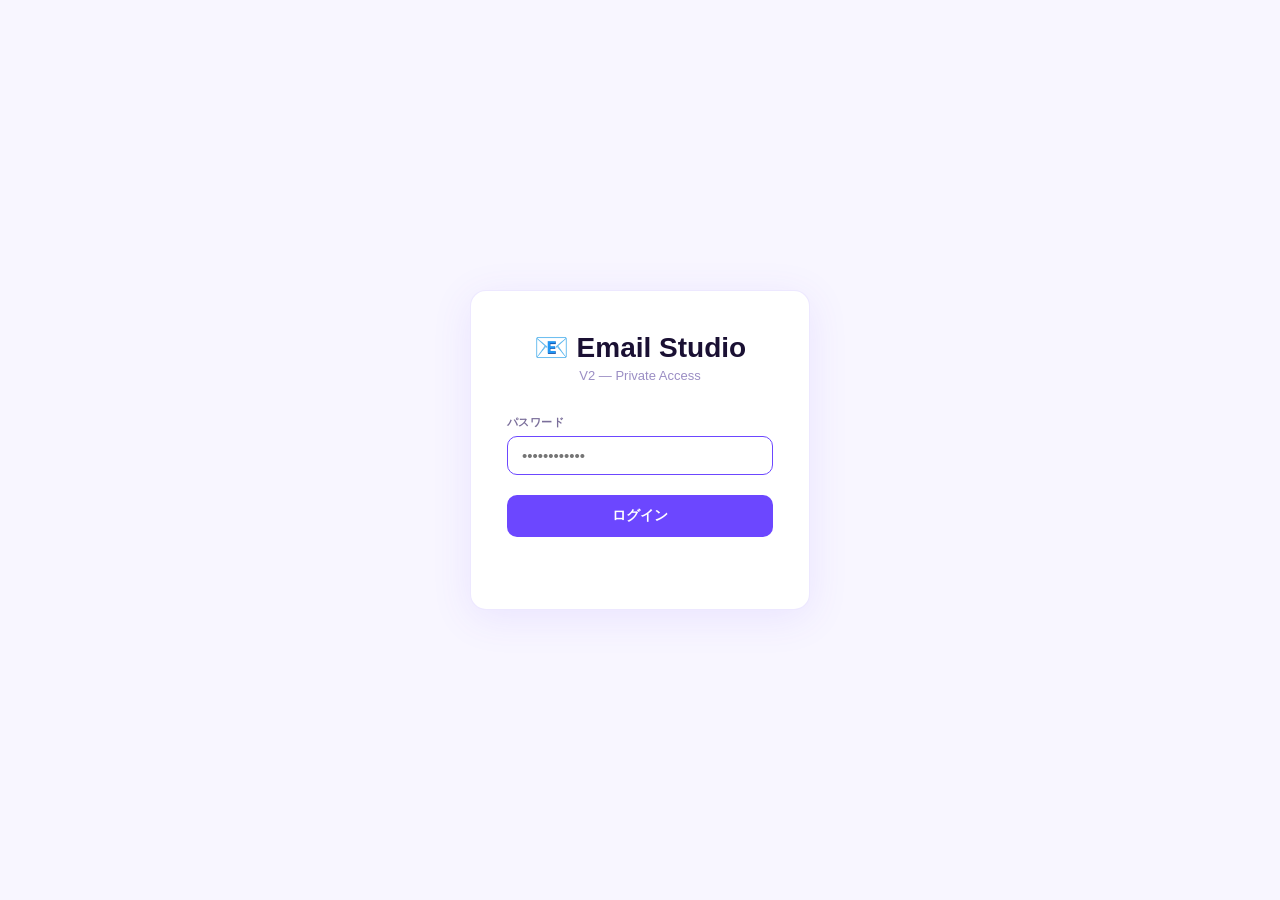
<file: login.html>
<!DOCTYPE html>
<html lang="ja">
<head>
  <meta charset="UTF-8">
  <meta name="viewport" content="width=device-width, initial-scale=1.0">
  <meta name="robots" content="noindex, nofollow">
  <title>Login — Email Studio V2</title>
  <style>
    *, *::before, *::after { box-sizing: border-box; margin: 0; padding: 0; }
    body {
      min-height: 100vh; display: flex; align-items: center; justify-content: center;
      background: #F8F6FF;
      font-family: -apple-system, BlinkMacSystemFont, 'Segoe UI', sans-serif;
    }
    .card {
      background: #fff;
      border: 1px solid rgba(108,71,255,.12);
      border-radius: 16px;
      padding: 40px 36px;
      width: 340px;
      box-shadow: 0 8px 40px rgba(108,71,255,.10);
      text-align: center;
    }
    .logo { font-size: 28px; font-weight: 800; color: #1A1033; margin-bottom: 4px; }
    .sub  { font-size: 13px; color: #9B8EC4; margin-bottom: 32px; }
    label { display: block; font-size: 11px; font-weight: 700; color: #7A6E9A;
            text-align: left; margin-bottom: 6px; letter-spacing: .04em; }
    input[type=password] {
      width: 100%; padding: 10px 14px; border-radius: 10px;
      border: 1.5px solid rgba(108,71,255,.18); font-size: 15px;
      outline: none; transition: border-color .15s;
      color: #1A1033; background: #fff;
    }
    input[type=password]:focus { border-color: #6C47FF; }
    .btn {
      margin-top: 20px; width: 100%; padding: 12px;
      background: #6C47FF; color: #fff; border: none; border-radius: 10px;
      font-size: 14px; font-weight: 700; cursor: pointer; transition: background .15s;
    }
    .btn:hover { background: #7C5DFA; }
    .btn:disabled { opacity: .5; cursor: default; }
    .error {
      margin-top: 14px; font-size: 12px; color: #E53E3E;
      min-height: 18px;
    }
  </style>
</head>
<body>
  <div class="card">
    <div class="logo">📧 Email Studio</div>
    <div class="sub">V2 — Private Access</div>
    <label for="pw">パスワード</label>
    <input type="password" id="pw" placeholder="••••••••••••" autofocus>
    <button class="btn" id="btn-login">ログイン</button>
    <div class="error" id="error"></div>
  </div>

  <script src="js/auth.js"></script>
  <script>
    // すでに認証済みなら即リダイレクト
    if (sessionStorage.getItem(AUTH_KEY) === '1') location.replace('index.html');

    const btn = document.getElementById('btn-login');
    const pw  = document.getElementById('pw');
    const err = document.getElementById('error');

    async function attempt() {
      btn.disabled = true;
      err.textContent = '';
      const hash = await sha256(pw.value);
      if (hash === AUTH_HASH) {
        sessionStorage.setItem(AUTH_KEY, '1');
        location.replace('index.html');
      } else {
        err.textContent = 'パスワードが違います';
        pw.value = '';
        pw.focus();
        btn.disabled = false;
      }
    }

    btn.addEventListener('click', attempt);
    pw.addEventListener('keydown', e => { if (e.key === 'Enter') attempt(); });
  </script>
</body>
</html>
</file>
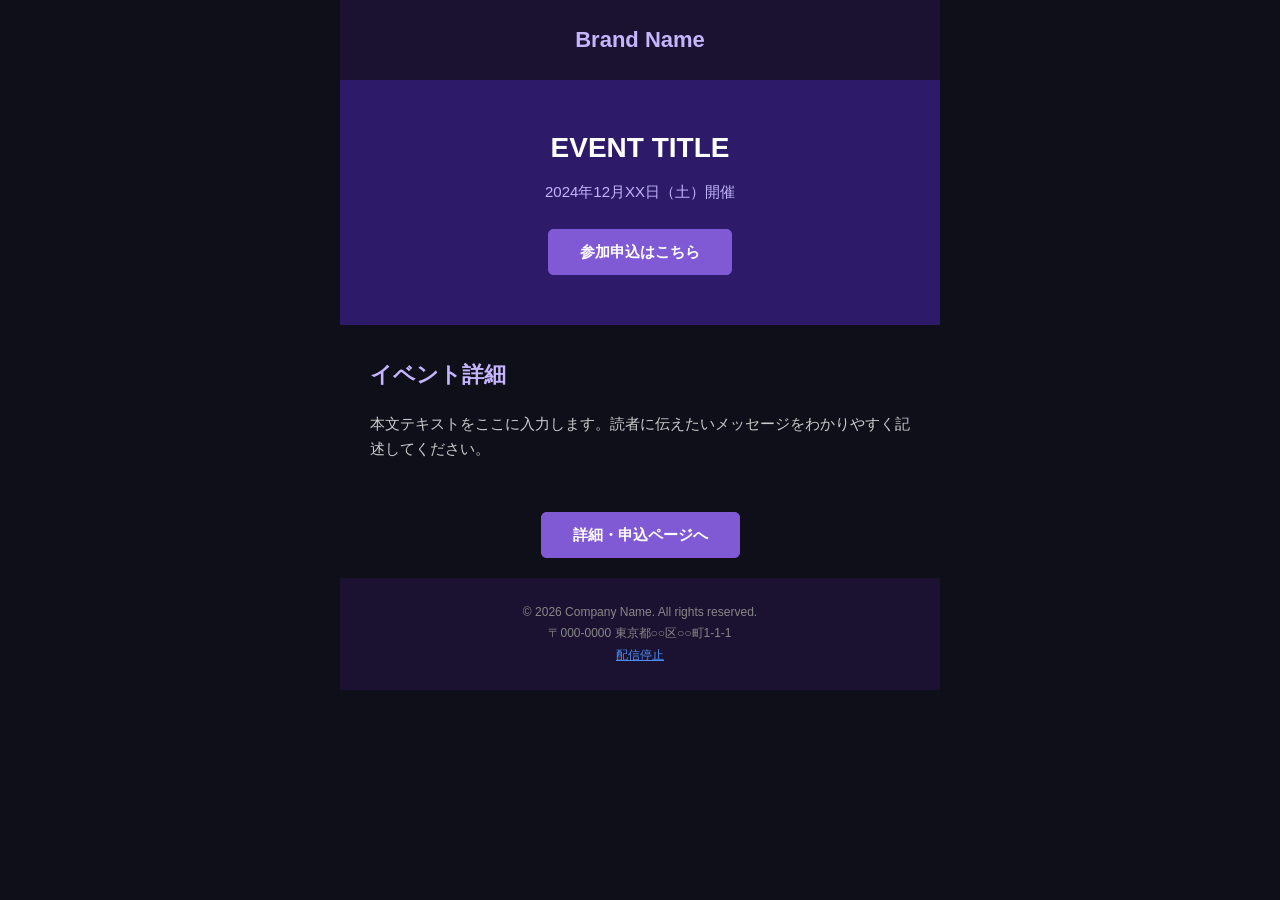
<file: samples/010_イベント案内.html>
<!DOCTYPE html>
<html xmlns="http://www.w3.org/1999/xhtml" xmlns:v="urn:schemas-microsoft-com:vml" xmlns:o="urn:schemas-microsoft-com:office:office" lang="ja"><head>
<meta charset="utf-8">
<meta http-equiv="X-UA-Compatible" content="IE=edge">
<meta name="viewport" content="width=device-width,initial-scale=1.0">
<meta name="x-apple-disable-message-reformatting">
<title></title>
<!--[if mso]>
<noscript><xml><o:OfficeDocumentSettings><o:PixelsPerInch>96</o:PixelsPerInch></o:OfficeDocumentSettings></xml></noscript>
<![endif]-->
<style>
*{box-sizing:border-box}
body,#bodyTable{margin:0;padding:0;width:100%}
body{-webkit-text-size-adjust:100%;-ms-text-size-adjust:100%;background-color:#0f0f1a;font-family:Helvetica Neue, Arial, sans-serif;font-size:15px;line-height:1.8;color:#333}
table{border-collapse:collapse;mso-table-lspace:0pt;mso-table-rspace:0pt}
img{border:0;height:auto;line-height:100%;outline:none;text-decoration:none;-ms-interpolation-mode:bicubic;display:block}
a{color:#805ad5;text-decoration:none}
p{margin:0 0 1em}
.email-container{max-width:600px;margin:0 auto}
@media only screen and (max-width:600px){
  .email-container{width:100%!important}
  .fluid{max-width:100%!important;height:auto!important;width:100%!important}
  .stack-col{display:block!important;width:100%!important;max-width:100%!important;padding-right:0!important;padding-left:0!important}
}
</style>
</head>
<body>
<table id="bodyTable" border="0" cellpadding="0" cellspacing="0" width="100%" role="presentation" style="background-color:#0f0f1a;">
<tbody><tr><td align="center" valign="top">
<!--[if mso]><table border="0" cellpadding="0" cellspacing="0" width="600"><tr><td><![endif]-->
<div class="email-container">
<table border="0" cellpadding="0" cellspacing="0" width="100%" role="presentation" style="background-color:#1a1230;">
<tbody><tr><td style="padding:20px 30px;"><table border="0" cellpadding="0" cellspacing="0" width="100%" role="presentation">
<tbody><tr><td align="center"><span style="font-size:22px;font-weight:700;color:#c4b5fd;font-family:Arial,sans-serif;">Brand Name</span></td></tr></tbody></table></td></tr>
</tbody></table>
<table border="0" cellpadding="0" cellspacing="0" width="100%" role="presentation" style="background-color:#2d1b69;">
<tbody><tr><td style="padding:50px 30px;"><table border="0" cellpadding="0" cellspacing="0" width="100%" role="presentation">
<tbody><tr><td align="center" style="font-family:Arial,sans-serif;color:#ffffff;font-size:28px;font-weight:700;line-height:1.3;">EVENT TITLE</td></tr>
<tr><td align="center" style="font-family:Arial,sans-serif;color:#c4b5fd;font-size:15px;padding-top:12px;">2024年12月XX日（土）開催</td></tr>
<tr><td align="center" style="padding-top:24px;"><table border="0" cellpadding="0" cellspacing="0" role="presentation" style="margin:0 auto;">
<tbody><tr><td align="center" bgcolor="#805ad5" style="border-radius:6px;">
<a href="#" target="_blank" style="background-color:#805ad5;border-radius:6px;color:#ffffff;display:inline-block;font-family:Arial,sans-serif;font-size:15px;font-weight:700;line-height:1.2;text-decoration:none;padding:14px 32px;mso-padding-alt:0px;">参加申込はこちら</a>
</td></tr></tbody></table></td></tr></tbody></table></td></tr>
</tbody></table>
<table border="0" cellpadding="0" cellspacing="0" width="100%" role="presentation" style="background-color:#0f0f1a;">
<tbody><tr><td style="padding:30px 30px 8px;"><span style="font-family:Arial,sans-serif;font-size:22px;font-weight:700;color:#c4b5fd;display:block;text-align:left;">イベント詳細</span></td></tr>
</tbody></table>
<table border="0" cellpadding="0" cellspacing="0" width="100%" role="presentation" style="background-color:#0f0f1a;">
<tbody><tr><td style="padding:8px 30px 30px;"><div style="font-family:Arial,sans-serif;font-size:15px;color:#cccccc;line-height:1.7;">本文テキストをここに入力します。読者に伝えたいメッセージをわかりやすく記述してください。</div></td></tr>
</tbody></table>
<table border="0" cellpadding="0" cellspacing="0" width="100%" role="presentation" style="background-color:#0f0f1a;">
<tbody><tr><td style="padding:20px 30px;"><table border="0" cellpadding="0" cellspacing="0" width="100%" role="presentation"><tbody><tr><td align="center"><table border="0" cellpadding="0" cellspacing="0" role="presentation" style="margin:0 auto;">
<tbody><tr><td align="center" bgcolor="#805ad5" style="border-radius:6px;">
<a href="#" target="_blank" style="background-color:#805ad5;border-radius:6px;color:#ffffff;display:inline-block;font-family:Arial,sans-serif;font-size:15px;font-weight:700;line-height:1.2;text-decoration:none;padding:14px 32px;mso-padding-alt:0px;">詳細・申込ページへ</a>
</td></tr></tbody></table></td></tr></tbody></table></td></tr>
</tbody></table>
<table border="0" cellpadding="0" cellspacing="0" width="100%" role="presentation" style="background-color:#1a1230;">
<tbody><tr><td style="padding:24px 30px;"><table border="0" cellpadding="0" cellspacing="0" width="100%" role="presentation"><tbody><tr>
<td align="center" style="font-family:Arial,sans-serif;font-size:12px;color:#888888;line-height:1.8;">
© 2026 Company Name. All rights reserved.<br>〒000-0000 東京都○○区○○町1-1-1<br>
<a href="#" style="color:#4f8ef7;text-decoration:underline;">配信停止</a>
</td></tr></tbody></table></td></tr>
</tbody></table>
</div>
<!--[if mso]></td></tr></table><![endif]-->
</td></tr>
</tbody></table>

</body></html>
</file>
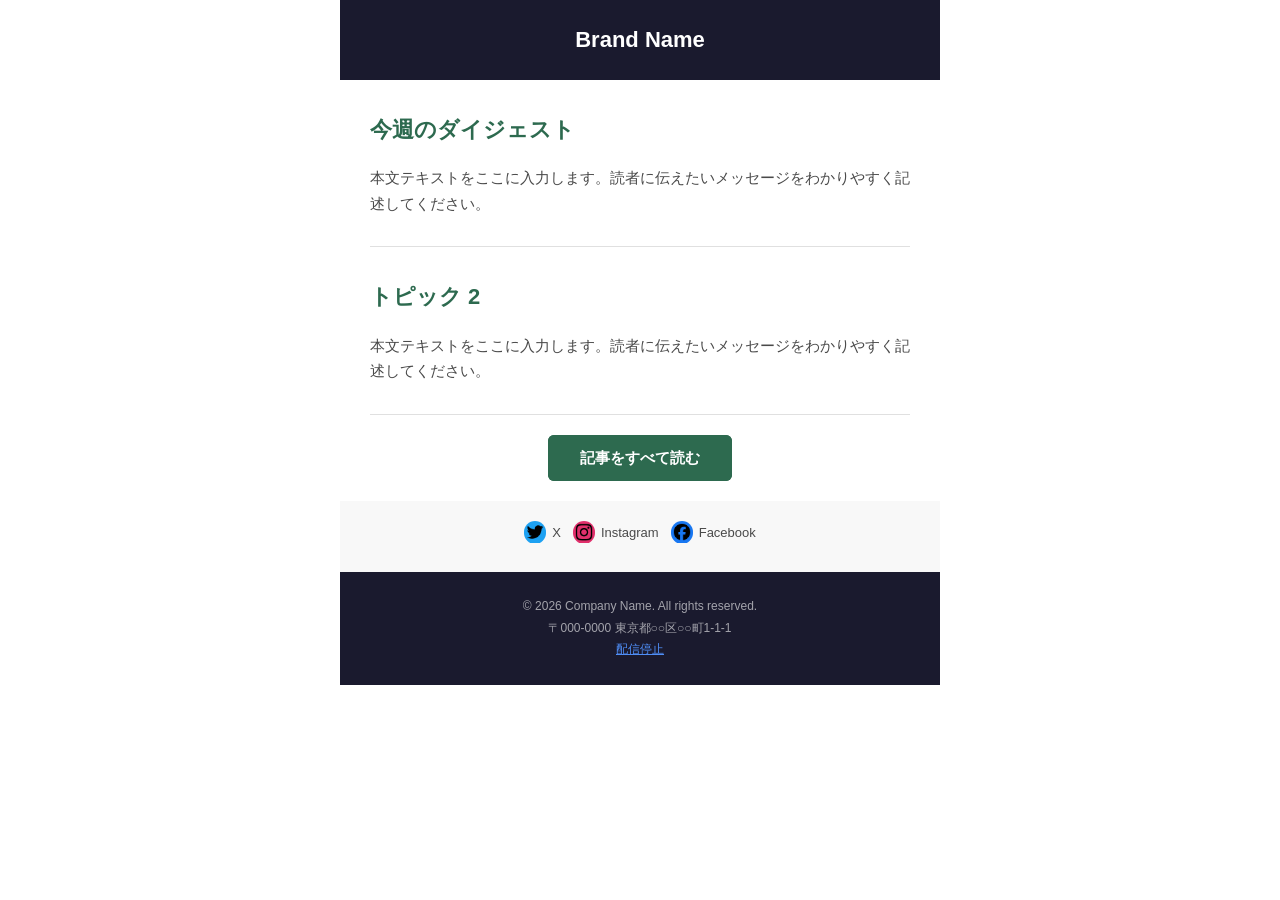
<file: samples/011_定期メルマガ.html>
<!DOCTYPE html>
<html xmlns="http://www.w3.org/1999/xhtml" xmlns:v="urn:schemas-microsoft-com:vml" xmlns:o="urn:schemas-microsoft-com:office:office" lang="ja"><head>
<meta charset="utf-8">
<meta http-equiv="X-UA-Compatible" content="IE=edge">
<meta name="viewport" content="width=device-width,initial-scale=1.0">
<meta name="x-apple-disable-message-reformatting">
<title></title>
<!--[if mso]>
<noscript><xml><o:OfficeDocumentSettings><o:PixelsPerInch>96</o:PixelsPerInch></o:OfficeDocumentSettings></xml></noscript>
<![endif]-->
<style>
*{box-sizing:border-box}
body,#bodyTable{margin:0;padding:0;width:100%}
body{-webkit-text-size-adjust:100%;-ms-text-size-adjust:100%;background-color:#ffffff;font-family:Helvetica Neue, Arial, sans-serif;font-size:15px;line-height:1.8;color:#333}
table{border-collapse:collapse;mso-table-lspace:0pt;mso-table-rspace:0pt}
img{border:0;height:auto;line-height:100%;outline:none;text-decoration:none;-ms-interpolation-mode:bicubic;display:block}
a{color:#2d6a4f;text-decoration:none}
p{margin:0 0 1em}
.email-container{max-width:600px;margin:0 auto}
@media only screen and (max-width:600px){
  .email-container{width:100%!important}
  .fluid{max-width:100%!important;height:auto!important;width:100%!important}
  .stack-col{display:block!important;width:100%!important;max-width:100%!important;padding-right:0!important;padding-left:0!important}
}
</style>
</head>
<body>
<table id="bodyTable" border="0" cellpadding="0" cellspacing="0" width="100%" role="presentation" style="background-color:#ffffff;">
<tbody><tr><td align="center" valign="top">
<!--[if mso]><table border="0" cellpadding="0" cellspacing="0" width="600"><tr><td><![endif]-->
<div class="email-container">
<table border="0" cellpadding="0" cellspacing="0" width="100%" role="presentation" style="background-color:#1a1a2e;">
<tbody><tr><td style="padding:20px 30px;"><table border="0" cellpadding="0" cellspacing="0" width="100%" role="presentation">
<tbody><tr><td align="center"><span style="font-size:22px;font-weight:700;color:#ffffff;font-family:Arial,sans-serif;">Brand Name</span></td></tr></tbody></table></td></tr>
</tbody></table>
<table border="0" cellpadding="0" cellspacing="0" width="100%" role="presentation" style="background-color:#ffffff;">
<tbody><tr><td style="padding:30px 30px 8px;"><span style="font-family:Arial,sans-serif;font-size:22px;font-weight:700;color:#2d6a4f;display:block;text-align:left;">今週のダイジェスト</span></td></tr>
</tbody></table>
<table border="0" cellpadding="0" cellspacing="0" width="100%" role="presentation" style="background-color:#ffffff;">
<tbody><tr><td style="padding:8px 30px 30px;"><div style="font-family:Arial,sans-serif;font-size:15px;color:#4a4a4a;line-height:1.7;">本文テキストをここに入力します。読者に伝えたいメッセージをわかりやすく記述してください。</div></td></tr>
</tbody></table>
<table border="0" cellpadding="0" cellspacing="0" width="100%" role="presentation" style="background-color:transparent;">
<tbody><tr><td style="padding:0 30px;"><table border="0" cellpadding="0" cellspacing="0" width="100%" role="presentation"><tbody><tr><td style="border-top:1px solid #e0e0e0;font-size:0;line-height:0;">&nbsp;</td></tr></tbody></table></td></tr>
</tbody></table>
<table border="0" cellpadding="0" cellspacing="0" width="100%" role="presentation" style="background-color:#ffffff;">
<tbody><tr><td style="padding:30px 30px 8px;"><span style="font-family:Arial,sans-serif;font-size:22px;font-weight:700;color:#2d6a4f;display:block;text-align:left;">トピック 2</span></td></tr>
</tbody></table>
<table border="0" cellpadding="0" cellspacing="0" width="100%" role="presentation" style="background-color:#ffffff;">
<tbody><tr><td style="padding:8px 30px 30px;"><div style="font-family:Arial,sans-serif;font-size:15px;color:#4a4a4a;line-height:1.7;">本文テキストをここに入力します。読者に伝えたいメッセージをわかりやすく記述してください。</div></td></tr>
</tbody></table>
<table border="0" cellpadding="0" cellspacing="0" width="100%" role="presentation" style="background-color:transparent;">
<tbody><tr><td style="padding:0 30px;"><table border="0" cellpadding="0" cellspacing="0" width="100%" role="presentation"><tbody><tr><td style="border-top:1px solid #e0e0e0;font-size:0;line-height:0;">&nbsp;</td></tr></tbody></table></td></tr>
</tbody></table>
<table border="0" cellpadding="0" cellspacing="0" width="100%" role="presentation" style="background-color:#ffffff;">
<tbody><tr><td style="padding:20px 30px;"><table border="0" cellpadding="0" cellspacing="0" width="100%" role="presentation"><tbody><tr><td align="center"><table border="0" cellpadding="0" cellspacing="0" role="presentation" style="margin:0 auto;">
<tbody><tr><td align="center" bgcolor="#2d6a4f" style="border-radius:6px;">
<a href="#" target="_blank" style="background-color:#2d6a4f;border-radius:6px;color:#ffffff;display:inline-block;font-family:Arial,sans-serif;font-size:15px;font-weight:700;line-height:1.2;text-decoration:none;padding:14px 32px;mso-padding-alt:0px;">記事をすべて読む</a>
</td></tr></tbody></table></td></tr></tbody></table></td></tr>
</tbody></table>
<table border="0" cellpadding="0" cellspacing="0" width="100%" role="presentation" style="background-color:#f8f8f8;">
<tbody><tr><td style="padding:20px 30px;"><table border="0" cellpadding="0" cellspacing="0" role="presentation" style="margin:0 auto;"><tbody><tr><td align="center" style="padding:0 6px;">
<a href="#" style="text-decoration:none;display:inline-block;">
<table border="0" cellpadding="0" cellspacing="0" role="presentation"><tbody><tr>
<td align="center" width="22" height="22" style="border-radius:11px;overflow:hidden;"><img src="[data-uri]" width="22" height="22" alt="twitter" style="display:block;border:0;outline:none;-ms-interpolation-mode:bicubic;"></td>
<td style="padding-left:6px;font-family:Arial,sans-serif;font-size:13px;color:#4a4a4a;vertical-align:middle;"><a href="#" style="color:#4a4a4a;text-decoration:none;">X</a></td>
</tr></tbody></table>
</a>
</td><td align="center" style="padding:0 6px;">
<a href="#" style="text-decoration:none;display:inline-block;">
<table border="0" cellpadding="0" cellspacing="0" role="presentation"><tbody><tr>
<td align="center" width="22" height="22" style="border-radius:11px;overflow:hidden;"><img src="[data-uri]" width="22" height="22" alt="instagram" style="display:block;border:0;outline:none;-ms-interpolation-mode:bicubic;"></td>
<td style="padding-left:6px;font-family:Arial,sans-serif;font-size:13px;color:#4a4a4a;vertical-align:middle;"><a href="#" style="color:#4a4a4a;text-decoration:none;">Instagram</a></td>
</tr></tbody></table>
</a>
</td><td align="center" style="padding:0 6px;">
<a href="#" style="text-decoration:none;display:inline-block;">
<table border="0" cellpadding="0" cellspacing="0" role="presentation"><tbody><tr>
<td align="center" width="22" height="22" style="border-radius:11px;overflow:hidden;"><img src="[data-uri]" width="22" height="22" alt="facebook" style="display:block;border:0;outline:none;-ms-interpolation-mode:bicubic;"></td>
<td style="padding-left:6px;font-family:Arial,sans-serif;font-size:13px;color:#4a4a4a;vertical-align:middle;"><a href="#" style="color:#4a4a4a;text-decoration:none;">Facebook</a></td>
</tr></tbody></table>
</a>
</td></tr></tbody></table></td></tr>
</tbody></table>
<table border="0" cellpadding="0" cellspacing="0" width="100%" role="presentation" style="background-color:#1a1a2e;">
<tbody><tr><td style="padding:24px 30px;"><table border="0" cellpadding="0" cellspacing="0" width="100%" role="presentation"><tbody><tr>
<td align="center" style="font-family:Arial,sans-serif;font-size:12px;color:rgba(255,255,255,.6);line-height:1.8;">
© 2026 Company Name. All rights reserved.<br>〒000-0000 東京都○○区○○町1-1-1<br>
<a href="#" style="color:#4f8ef7;text-decoration:underline;">配信停止</a>
</td></tr></tbody></table></td></tr>
</tbody></table>
</div>
<!--[if mso]></td></tr></table><![endif]-->
</td></tr>
</tbody></table>

</body></html>
</file>
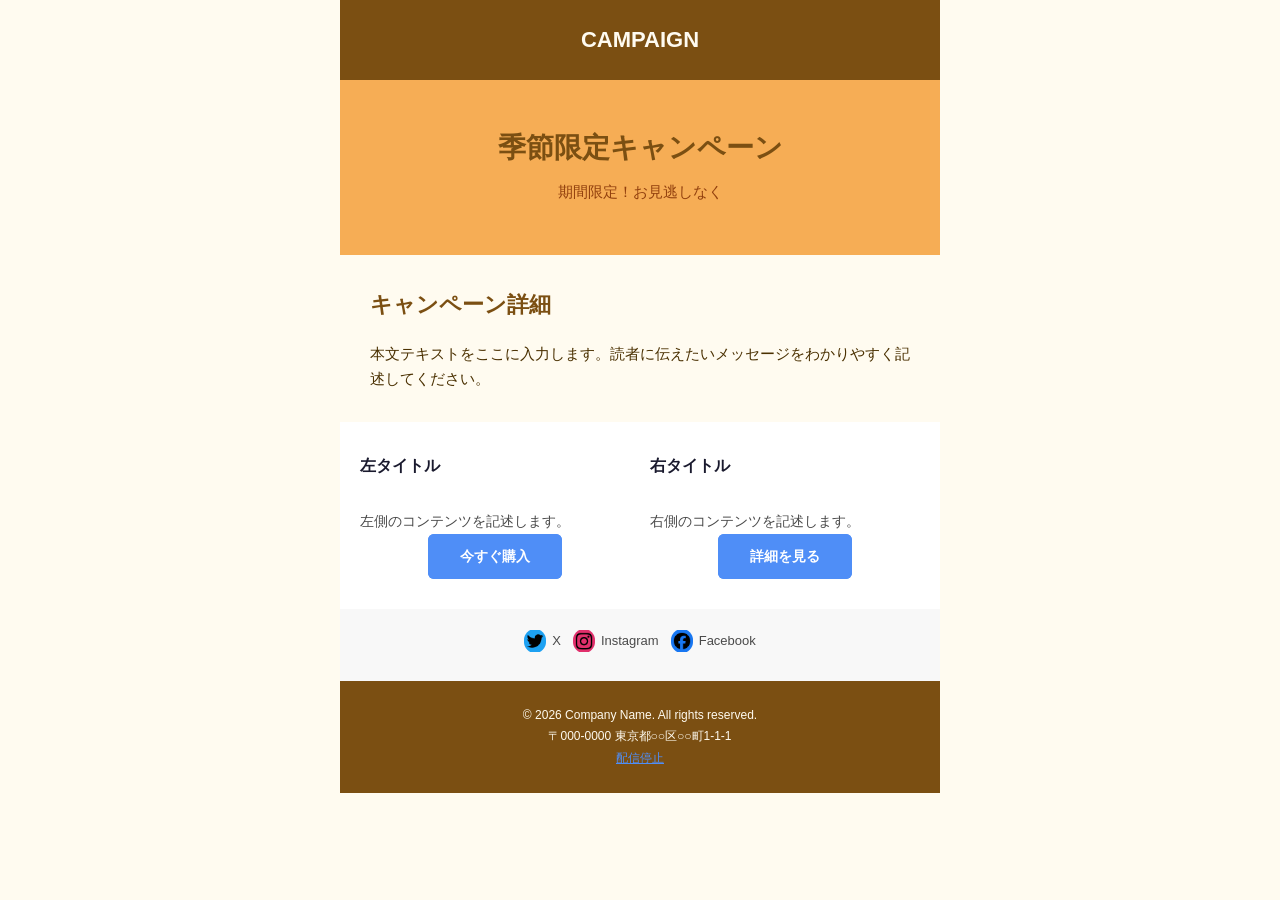
<file: samples/012_季節キャンペーン.html>
<!DOCTYPE html>
<html xmlns="http://www.w3.org/1999/xhtml" xmlns:v="urn:schemas-microsoft-com:vml" xmlns:o="urn:schemas-microsoft-com:office:office" lang="ja"><head>
<meta charset="utf-8">
<meta http-equiv="X-UA-Compatible" content="IE=edge">
<meta name="viewport" content="width=device-width,initial-scale=1.0">
<meta name="x-apple-disable-message-reformatting">
<title></title>
<!--[if mso]>
<noscript><xml><o:OfficeDocumentSettings><o:PixelsPerInch>96</o:PixelsPerInch></o:OfficeDocumentSettings></xml></noscript>
<![endif]-->
<style>
*{box-sizing:border-box}
body,#bodyTable{margin:0;padding:0;width:100%}
body{-webkit-text-size-adjust:100%;-ms-text-size-adjust:100%;background-color:#fffbf0;font-family:Helvetica Neue, Arial, sans-serif;font-size:15px;line-height:1.8;color:#333}
table{border-collapse:collapse;mso-table-lspace:0pt;mso-table-rspace:0pt}
img{border:0;height:auto;line-height:100%;outline:none;text-decoration:none;-ms-interpolation-mode:bicubic;display:block}
a{color:#dd6b20;text-decoration:none}
p{margin:0 0 1em}
.email-container{max-width:600px;margin:0 auto}
@media only screen and (max-width:600px){
  .email-container{width:100%!important}
  .fluid{max-width:100%!important;height:auto!important;width:100%!important}
  .stack-col{display:block!important;width:100%!important;max-width:100%!important;padding-right:0!important;padding-left:0!important}
}
</style>
</head>
<body>
<table id="bodyTable" border="0" cellpadding="0" cellspacing="0" width="100%" role="presentation" style="background-color:#fffbf0;">
<tbody><tr><td align="center" valign="top">
<!--[if mso]><table border="0" cellpadding="0" cellspacing="0" width="600"><tr><td><![endif]-->
<div class="email-container">
<table border="0" cellpadding="0" cellspacing="0" width="100%" role="presentation" style="background-color:#7b4f12;">
<tbody><tr><td style="padding:20px 30px;"><table border="0" cellpadding="0" cellspacing="0" width="100%" role="presentation">
<tbody><tr><td align="center"><span style="font-size:22px;font-weight:700;color:#fffbf0;font-family:Arial,sans-serif;">CAMPAIGN</span></td></tr></tbody></table></td></tr>
</tbody></table>
<table border="0" cellpadding="0" cellspacing="0" width="100%" role="presentation" style="background-color:#f6ad55;">
<tbody><tr><td style="padding:50px 30px;"><table border="0" cellpadding="0" cellspacing="0" width="100%" role="presentation">
<tbody><tr><td align="center" style="font-family:Arial,sans-serif;color:#7b4f12;font-size:28px;font-weight:700;line-height:1.3;">季節限定キャンペーン</td></tr>
<tr><td align="center" style="font-family:Arial,sans-serif;color:#92400e;font-size:15px;padding-top:12px;">期間限定！お見逃しなく</td></tr>
</tbody></table></td></tr>
</tbody></table>
<table border="0" cellpadding="0" cellspacing="0" width="100%" role="presentation" style="background-color:#fffbf0;">
<tbody><tr><td style="padding:30px 30px 8px;"><span style="font-family:Arial,sans-serif;font-size:22px;font-weight:700;color:#7b4f12;display:block;text-align:left;">キャンペーン詳細</span></td></tr>
</tbody></table>
<table border="0" cellpadding="0" cellspacing="0" width="100%" role="presentation" style="background-color:#fffbf0;">
<tbody><tr><td style="padding:8px 30px 30px;"><div style="font-family:Arial,sans-serif;font-size:15px;color:#4a3000;line-height:1.7;">本文テキストをここに入力します。読者に伝えたいメッセージをわかりやすく記述してください。</div></td></tr>
</tbody></table>
<table border="0" cellpadding="0" cellspacing="0" width="100%" role="presentation" style="background-color:#ffffff;">
<tbody><tr><td style="padding:30px 20px;"><!--[if mso]><table border="0" cellpadding="0" cellspacing="0" width="100%" role="presentation"><tr><td valign="top" width="50%"><![endif]-->
<div class="stack-col" style="display:inline-block;vertical-align:top;width:100%;max-width:50%;padding-right:10px;">
  <table border="0" cellpadding="0" cellspacing="0" width="100%" role="presentation"><tbody><tr><td valign="top">
    <span style="font-family:Arial,sans-serif;font-size:16px;font-weight:700;color:#1a1a2e;">左タイトル</span><br><br><span style="font-family:Arial,sans-serif;font-size:14px;color:#4a4a4a;line-height:1.7;">左側のコンテンツを記述します。</span><br><table border="0" cellpadding="0" cellspacing="0" role="presentation" style="margin:0 auto;">
<tbody><tr><td align="center" bgcolor="#4f8ef7" style="border-radius:6px;">
<a href="#" target="_blank" style="background-color:#4f8ef7;border-radius:6px;color:#fff;display:inline-block;font-family:Arial,sans-serif;font-size:14px;font-weight:700;line-height:1.2;text-decoration:none;padding:14px 32px;mso-padding-alt:0px;">今すぐ購入</a>
</td></tr></tbody></table>
  </td></tr></tbody></table>
</div><!--[if mso]></td><td valign="top" width="50%"><![endif]--><div class="stack-col" style="display:inline-block;vertical-align:top;width:100%;max-width:50%;padding-left:10px;">
  <table border="0" cellpadding="0" cellspacing="0" width="100%" role="presentation"><tbody><tr><td valign="top">
    <span style="font-family:Arial,sans-serif;font-size:16px;font-weight:700;color:#1a1a2e;">右タイトル</span><br><br><span style="font-family:Arial,sans-serif;font-size:14px;color:#4a4a4a;line-height:1.7;">右側のコンテンツを記述します。</span><br><table border="0" cellpadding="0" cellspacing="0" role="presentation" style="margin:0 auto;">
<tbody><tr><td align="center" bgcolor="#4f8ef7" style="border-radius:6px;">
<a href="#" target="_blank" style="background-color:#4f8ef7;border-radius:6px;color:#fff;display:inline-block;font-family:Arial,sans-serif;font-size:14px;font-weight:700;line-height:1.2;text-decoration:none;padding:14px 32px;mso-padding-alt:0px;">詳細を見る</a>
</td></tr></tbody></table>
  </td></tr></tbody></table>
</div><!--[if mso]></td></tr></table><![endif]--></td></tr>
</tbody></table>
<table border="0" cellpadding="0" cellspacing="0" width="100%" role="presentation" style="background-color:#f8f8f8;">
<tbody><tr><td style="padding:20px 30px;"><table border="0" cellpadding="0" cellspacing="0" role="presentation" style="margin:0 auto;"><tbody><tr><td align="center" style="padding:0 6px;">
<a href="#" style="text-decoration:none;display:inline-block;">
<table border="0" cellpadding="0" cellspacing="0" role="presentation"><tbody><tr>
<td align="center" width="22" height="22" style="border-radius:11px;overflow:hidden;"><img src="[data-uri]" width="22" height="22" alt="twitter" style="display:block;border:0;outline:none;-ms-interpolation-mode:bicubic;"></td>
<td style="padding-left:6px;font-family:Arial,sans-serif;font-size:13px;color:#4a4a4a;vertical-align:middle;"><a href="#" style="color:#4a4a4a;text-decoration:none;">X</a></td>
</tr></tbody></table>
</a>
</td><td align="center" style="padding:0 6px;">
<a href="#" style="text-decoration:none;display:inline-block;">
<table border="0" cellpadding="0" cellspacing="0" role="presentation"><tbody><tr>
<td align="center" width="22" height="22" style="border-radius:11px;overflow:hidden;"><img src="[data-uri]" width="22" height="22" alt="instagram" style="display:block;border:0;outline:none;-ms-interpolation-mode:bicubic;"></td>
<td style="padding-left:6px;font-family:Arial,sans-serif;font-size:13px;color:#4a4a4a;vertical-align:middle;"><a href="#" style="color:#4a4a4a;text-decoration:none;">Instagram</a></td>
</tr></tbody></table>
</a>
</td><td align="center" style="padding:0 6px;">
<a href="#" style="text-decoration:none;display:inline-block;">
<table border="0" cellpadding="0" cellspacing="0" role="presentation"><tbody><tr>
<td align="center" width="22" height="22" style="border-radius:11px;overflow:hidden;"><img src="[data-uri]" width="22" height="22" alt="facebook" style="display:block;border:0;outline:none;-ms-interpolation-mode:bicubic;"></td>
<td style="padding-left:6px;font-family:Arial,sans-serif;font-size:13px;color:#4a4a4a;vertical-align:middle;"><a href="#" style="color:#4a4a4a;text-decoration:none;">Facebook</a></td>
</tr></tbody></table>
</a>
</td></tr></tbody></table></td></tr>
</tbody></table>
<table border="0" cellpadding="0" cellspacing="0" width="100%" role="presentation" style="background-color:#7b4f12;">
<tbody><tr><td style="padding:24px 30px;"><table border="0" cellpadding="0" cellspacing="0" width="100%" role="presentation"><tbody><tr>
<td align="center" style="font-family:Arial,sans-serif;font-size:12px;color:#fffbf0;line-height:1.8;">
© 2026 Company Name. All rights reserved.<br>〒000-0000 東京都○○区○○町1-1-1<br>
<a href="#" style="color:#4f8ef7;text-decoration:underline;">配信停止</a>
</td></tr></tbody></table></td></tr>
</tbody></table>
</div>
<!--[if mso]></td></tr></table><![endif]-->
</td></tr>
</tbody></table>

</body></html>
</file>
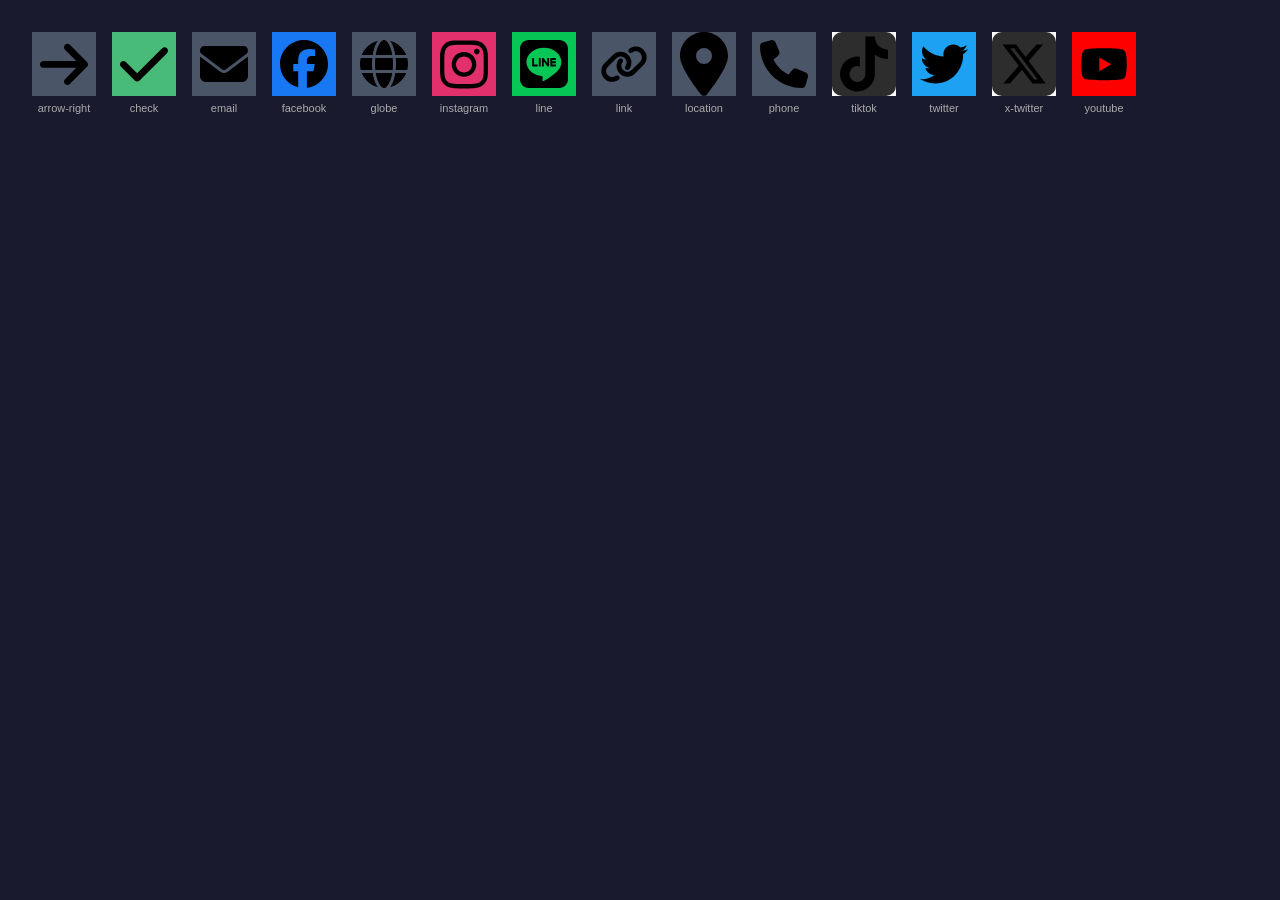
<file: assets/icons/preview.html>
<!DOCTYPE html>
<html><head><meta charset="UTF-8"><title>Icon Preview</title>
<style>body{background:#1a1a2e;display:flex;flex-wrap:wrap;gap:16px;padding:24px;font-family:sans-serif;}
.icon-card{display:flex;flex-direction:column;align-items:center;gap:6px;color:#aaa;font-size:11px;}
img{width:64px;height:64px;}</style></head><body>
<div class="icon-card"><img src="[data-uri]"><span>arrow-right</span></div>
<div class="icon-card"><img src="[data-uri]"><span>check</span></div>
<div class="icon-card"><img src="[data-uri]"><span>email</span></div>
<div class="icon-card"><img src="[data-uri]"><span>facebook</span></div>
<div class="icon-card"><img src="[data-uri]"><span>globe</span></div>
<div class="icon-card"><img src="[data-uri]"><span>instagram</span></div>
<div class="icon-card"><img src="[data-uri]"><span>line</span></div>
<div class="icon-card"><img src="[data-uri]"><span>link</span></div>
<div class="icon-card"><img src="[data-uri]"><span>location</span></div>
<div class="icon-card"><img src="[data-uri]"><span>phone</span></div>
<div class="icon-card"><img src="[data-uri]"><span>tiktok</span></div>
<div class="icon-card"><img src="[data-uri]"><span>twitter</span></div>
<div class="icon-card"><img src="[data-uri]"><span>x-twitter</span></div>
<div class="icon-card"><img src="[data-uri]"><span>youtube</span></div>
</body></html>
</file>
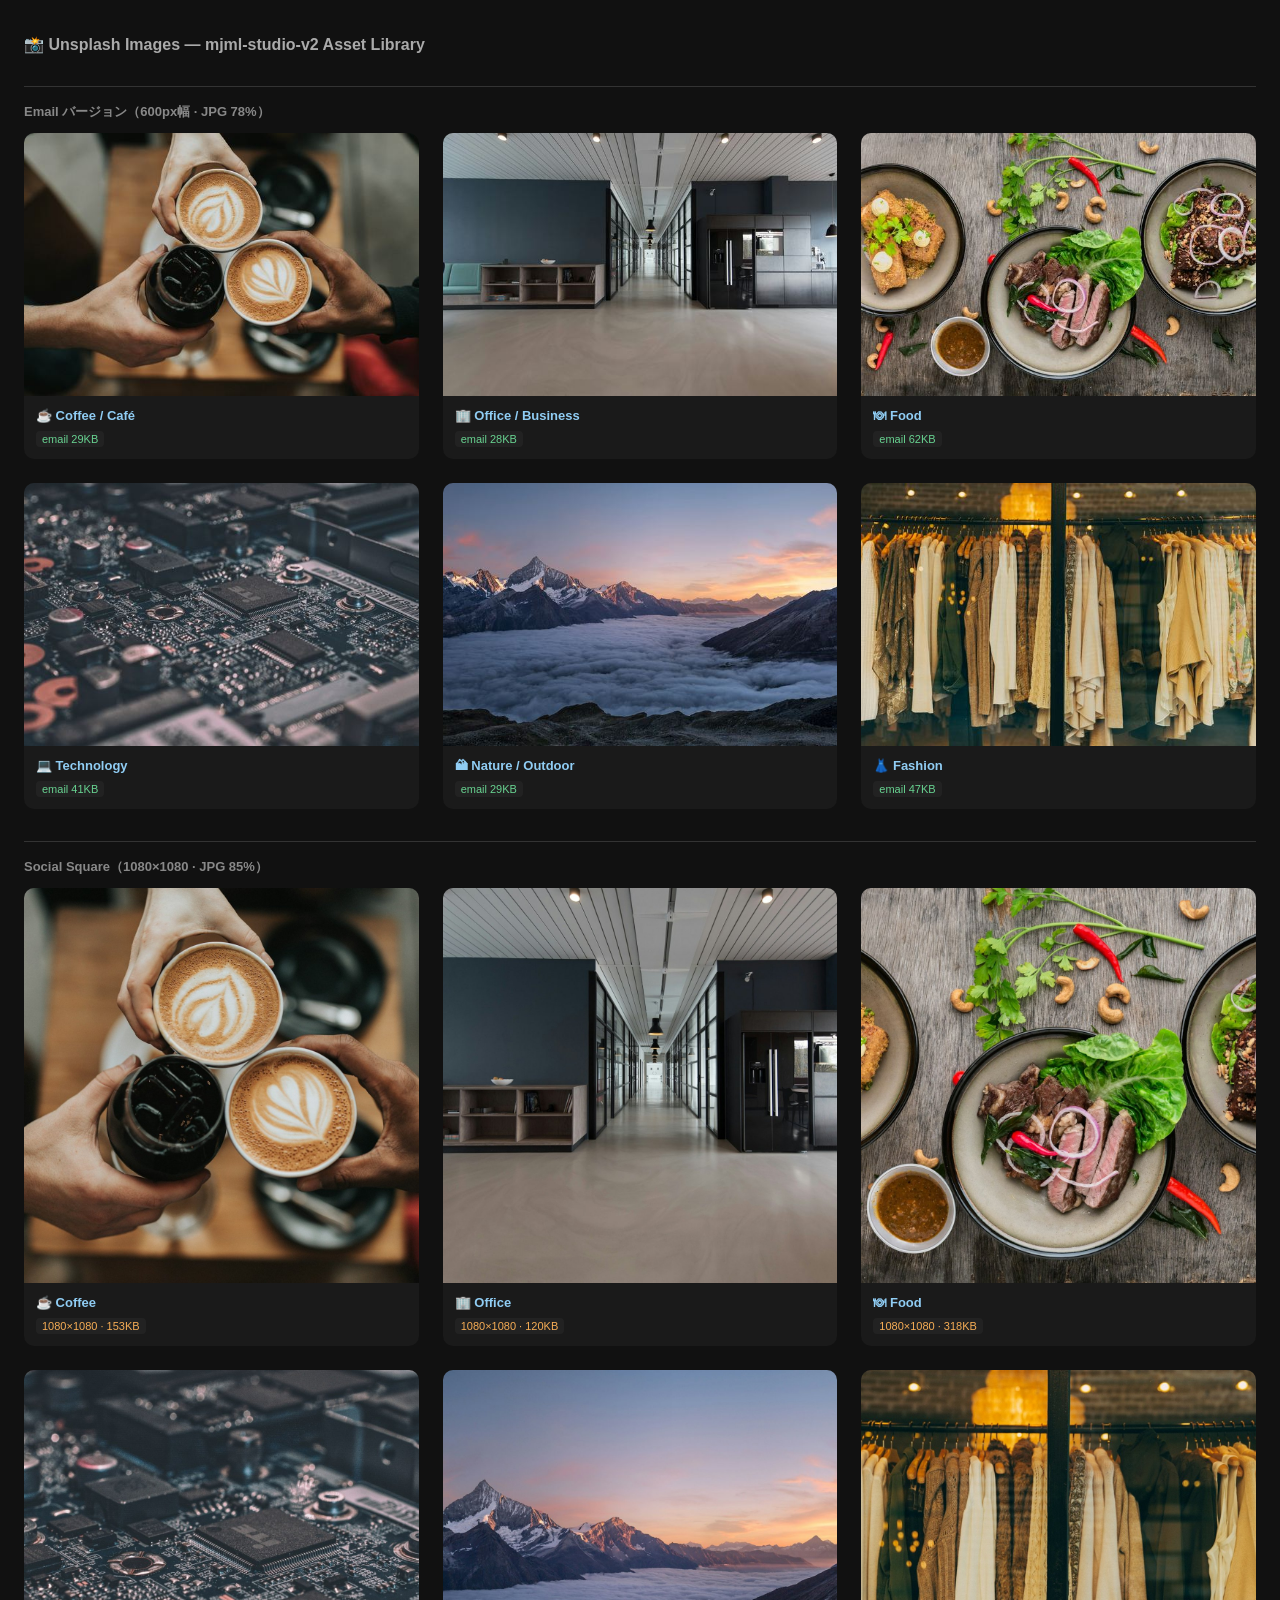
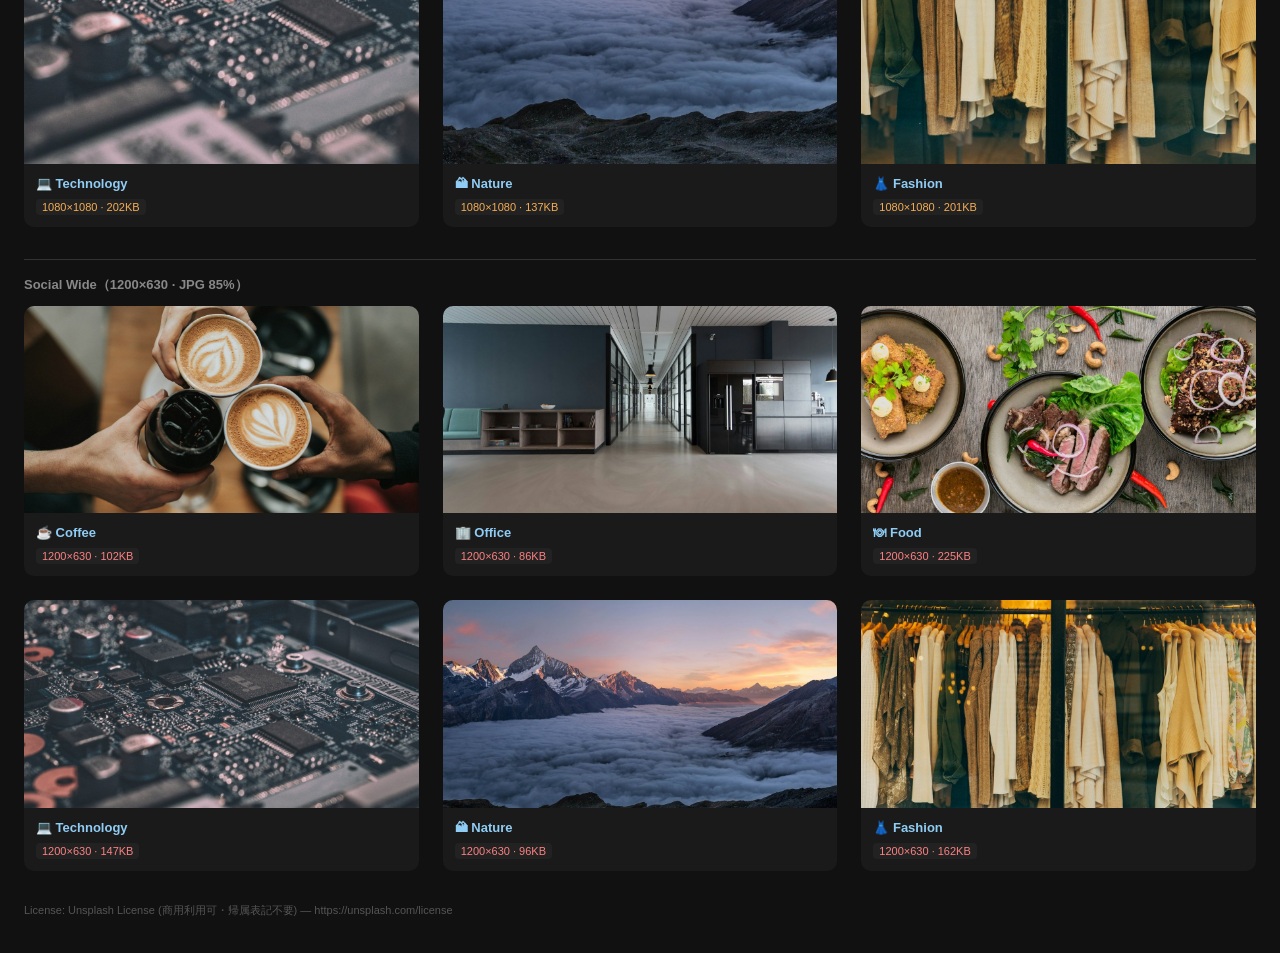
<file: assets/images/preview.html>
<!DOCTYPE html>
<html lang="ja">
<head>
<meta charset="UTF-8">
<title>Images Preview — mjml-studio-v2</title>
<style>
  body { background:#111; color:#eee; font-family:sans-serif; margin:0; padding:24px; }
  h1 { font-size:16px; margin-bottom:24px; color:#aaa; }
  .grid { display:grid; grid-template-columns:repeat(auto-fill,minmax(320px,1fr)); gap:24px; }
  .card { background:#1a1a1a; border-radius:10px; overflow:hidden; }
  .card img { width:100%; display:block; }
  .card-info { padding:12px; }
  .card-title { font-size:13px; font-weight:700; margin-bottom:6px; color:#90cdf4; }
  .card-meta { font-size:11px; color:#888; }
  .card-meta span { display:inline-block; background:#222; border-radius:4px; padding:2px 6px; margin:2px 2px 0 0; }
  .tag-email { color:#68d391; }
  .tag-sq { color:#f6ad55; }
  .tag-wide { color:#fc8181; }
  h2 { font-size:13px; color:#888; margin:32px 0 12px; border-top:1px solid #333; padding-top:16px; }
</style>
</head>
<body>
<h1>📸 Unsplash Images — mjml-studio-v2 Asset Library</h1>

<h2>Email バージョン（600px幅 · JPG 78%）</h2>
<div class="grid">
  <div class="card">
    <img src="email/coffee.jpg" alt="coffee">
    <div class="card-info"><div class="card-title">☕ Coffee / Café</div><div class="card-meta"><span class="tag-email">email 29KB</span></div></div>
  </div>
  <div class="card">
    <img src="email/office.jpg" alt="office">
    <div class="card-info"><div class="card-title">🏢 Office / Business</div><div class="card-meta"><span class="tag-email">email 28KB</span></div></div>
  </div>
  <div class="card">
    <img src="email/food.jpg" alt="food">
    <div class="card-info"><div class="card-title">🍽 Food</div><div class="card-meta"><span class="tag-email">email 62KB</span></div></div>
  </div>
  <div class="card">
    <img src="email/technology.jpg" alt="technology">
    <div class="card-info"><div class="card-title">💻 Technology</div><div class="card-meta"><span class="tag-email">email 41KB</span></div></div>
  </div>
  <div class="card">
    <img src="email/nature.jpg" alt="nature">
    <div class="card-info"><div class="card-title">🏔 Nature / Outdoor</div><div class="card-meta"><span class="tag-email">email 29KB</span></div></div>
  </div>
  <div class="card">
    <img src="email/fashion.jpg" alt="fashion">
    <div class="card-info"><div class="card-title">👗 Fashion</div><div class="card-meta"><span class="tag-email">email 47KB</span></div></div>
  </div>
</div>

<h2>Social Square（1080×1080 · JPG 85%）</h2>
<div class="grid">
  <div class="card">
    <img src="social/coffee_sq.jpg" alt="coffee sq">
    <div class="card-info"><div class="card-title">☕ Coffee</div><div class="card-meta"><span class="tag-sq">1080×1080 · 153KB</span></div></div>
  </div>
  <div class="card">
    <img src="social/office_sq.jpg" alt="office sq">
    <div class="card-info"><div class="card-title">🏢 Office</div><div class="card-meta"><span class="tag-sq">1080×1080 · 120KB</span></div></div>
  </div>
  <div class="card">
    <img src="social/food_sq.jpg" alt="food sq">
    <div class="card-info"><div class="card-title">🍽 Food</div><div class="card-meta"><span class="tag-sq">1080×1080 · 318KB</span></div></div>
  </div>
  <div class="card">
    <img src="social/technology_sq.jpg" alt="technology sq">
    <div class="card-info"><div class="card-title">💻 Technology</div><div class="card-meta"><span class="tag-sq">1080×1080 · 202KB</span></div></div>
  </div>
  <div class="card">
    <img src="social/nature_sq.jpg" alt="nature sq">
    <div class="card-info"><div class="card-title">🏔 Nature</div><div class="card-meta"><span class="tag-sq">1080×1080 · 137KB</span></div></div>
  </div>
  <div class="card">
    <img src="social/fashion_sq.jpg" alt="fashion sq">
    <div class="card-info"><div class="card-title">👗 Fashion</div><div class="card-meta"><span class="tag-sq">1080×1080 · 201KB</span></div></div>
  </div>
</div>

<h2>Social Wide（1200×630 · JPG 85%）</h2>
<div class="grid">
  <div class="card">
    <img src="social/coffee_wide.jpg" alt="coffee wide">
    <div class="card-info"><div class="card-title">☕ Coffee</div><div class="card-meta"><span class="tag-wide">1200×630 · 102KB</span></div></div>
  </div>
  <div class="card">
    <img src="social/office_wide.jpg" alt="office wide">
    <div class="card-info"><div class="card-title">🏢 Office</div><div class="card-meta"><span class="tag-wide">1200×630 · 86KB</span></div></div>
  </div>
  <div class="card">
    <img src="social/food_wide.jpg" alt="food wide">
    <div class="card-info"><div class="card-title">🍽 Food</div><div class="card-meta"><span class="tag-wide">1200×630 · 225KB</span></div></div>
  </div>
  <div class="card">
    <img src="social/technology_wide.jpg" alt="technology wide">
    <div class="card-info"><div class="card-title">💻 Technology</div><div class="card-meta"><span class="tag-wide">1200×630 · 147KB</span></div></div>
  </div>
  <div class="card">
    <img src="social/nature_wide.jpg" alt="nature wide">
    <div class="card-info"><div class="card-title">🏔 Nature</div><div class="card-meta"><span class="tag-wide">1200×630 · 96KB</span></div></div>
  </div>
  <div class="card">
    <img src="social/fashion_wide.jpg" alt="fashion wide">
    <div class="card-info"><div class="card-title">👗 Fashion</div><div class="card-meta"><span class="tag-wide">1200×630 · 162KB</span></div></div>
  </div>
</div>

<p style="margin-top:32px;color:#555;font-size:11px;">License: Unsplash License (商用利用可・帰属表記不要) — https://unsplash.com/license</p>
</body>
</html>
</file>
